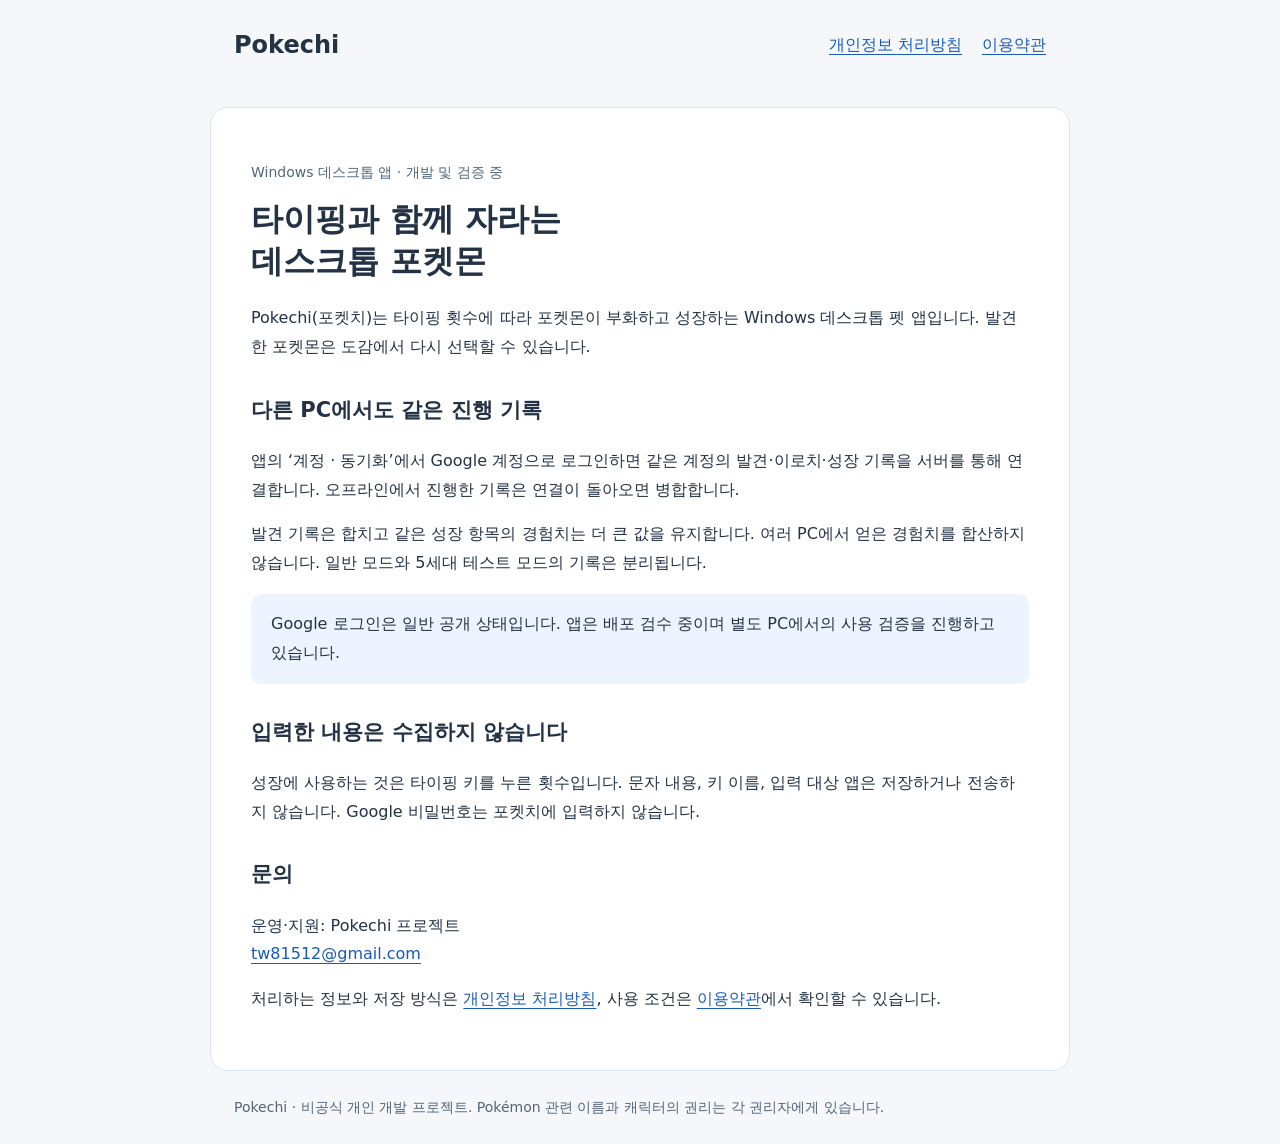
<file: index.html>
<!doctype html><html lang="ko"><head><meta charset="utf-8"><meta name="viewport" content="width=device-width, initial-scale=1"><title>Pokechi — 데스크톱 포켓몬 성장 기록</title><meta name="description" content="Pokechi 데스크톱 앱과 Google 로그인 기반 포켓몬 진행 동기화 안내"><link rel="stylesheet" href="style.css"></head><body><header><a href="./">Pokechi</a><nav aria-label="주요 메뉴"><a href="privacy.html">개인정보 처리방침</a><a href="terms.html">이용약관</a></nav></header><main><p class="tag">Windows 데스크톱 앱 · 개발 및 검증 중</p><h1>타이핑과 함께 자라는<br>데스크톱 포켓몬</h1><p>Pokechi(포켓치)는 타이핑 횟수에 따라 포켓몬이 부화하고 성장하는 Windows 데스크톱 펫 앱입니다. 발견한 포켓몬은 도감에서 다시 선택할 수 있습니다.</p><h2>다른 PC에서도 같은 진행 기록</h2><p>앱의 ‘계정 · 동기화’에서 Google 계정으로 로그인하면 같은 계정의 발견·이로치·성장 기록을 서버를 통해 연결합니다. 오프라인에서 진행한 기록은 연결이 돌아오면 병합합니다.</p><p>발견 기록은 합치고 같은 성장 항목의 경험치는 더 큰 값을 유지합니다. 여러 PC에서 얻은 경험치를 합산하지 않습니다. 일반 모드와 5세대 테스트 모드의 기록은 분리됩니다.</p><div class="notice">Google 로그인은 일반 공개 상태입니다. 앱은 배포 검수 중이며 별도 PC에서의 사용 검증을 진행하고 있습니다.</div><h2>입력한 내용은 수집하지 않습니다</h2><p>성장에 사용하는 것은 타이핑 키를 누른 횟수입니다. 문자 내용, 키 이름, 입력 대상 앱은 저장하거나 전송하지 않습니다. Google 비밀번호는 포켓치에 입력하지 않습니다.</p><h2>문의</h2><p>운영·지원: Pokechi 프로젝트<br><a href="mailto:tw81512@gmail.com">tw81512@gmail.com</a></p><p>처리하는 정보와 저장 방식은 <a href="privacy.html">개인정보 처리방침</a>, 사용 조건은 <a href="terms.html">이용약관</a>에서 확인할 수 있습니다.</p></main><footer>Pokechi · 비공식 개인 개발 프로젝트. Pokémon 관련 이름과 캐릭터의 권리는 각 권리자에게 있습니다.</footer></body></html>
</file>
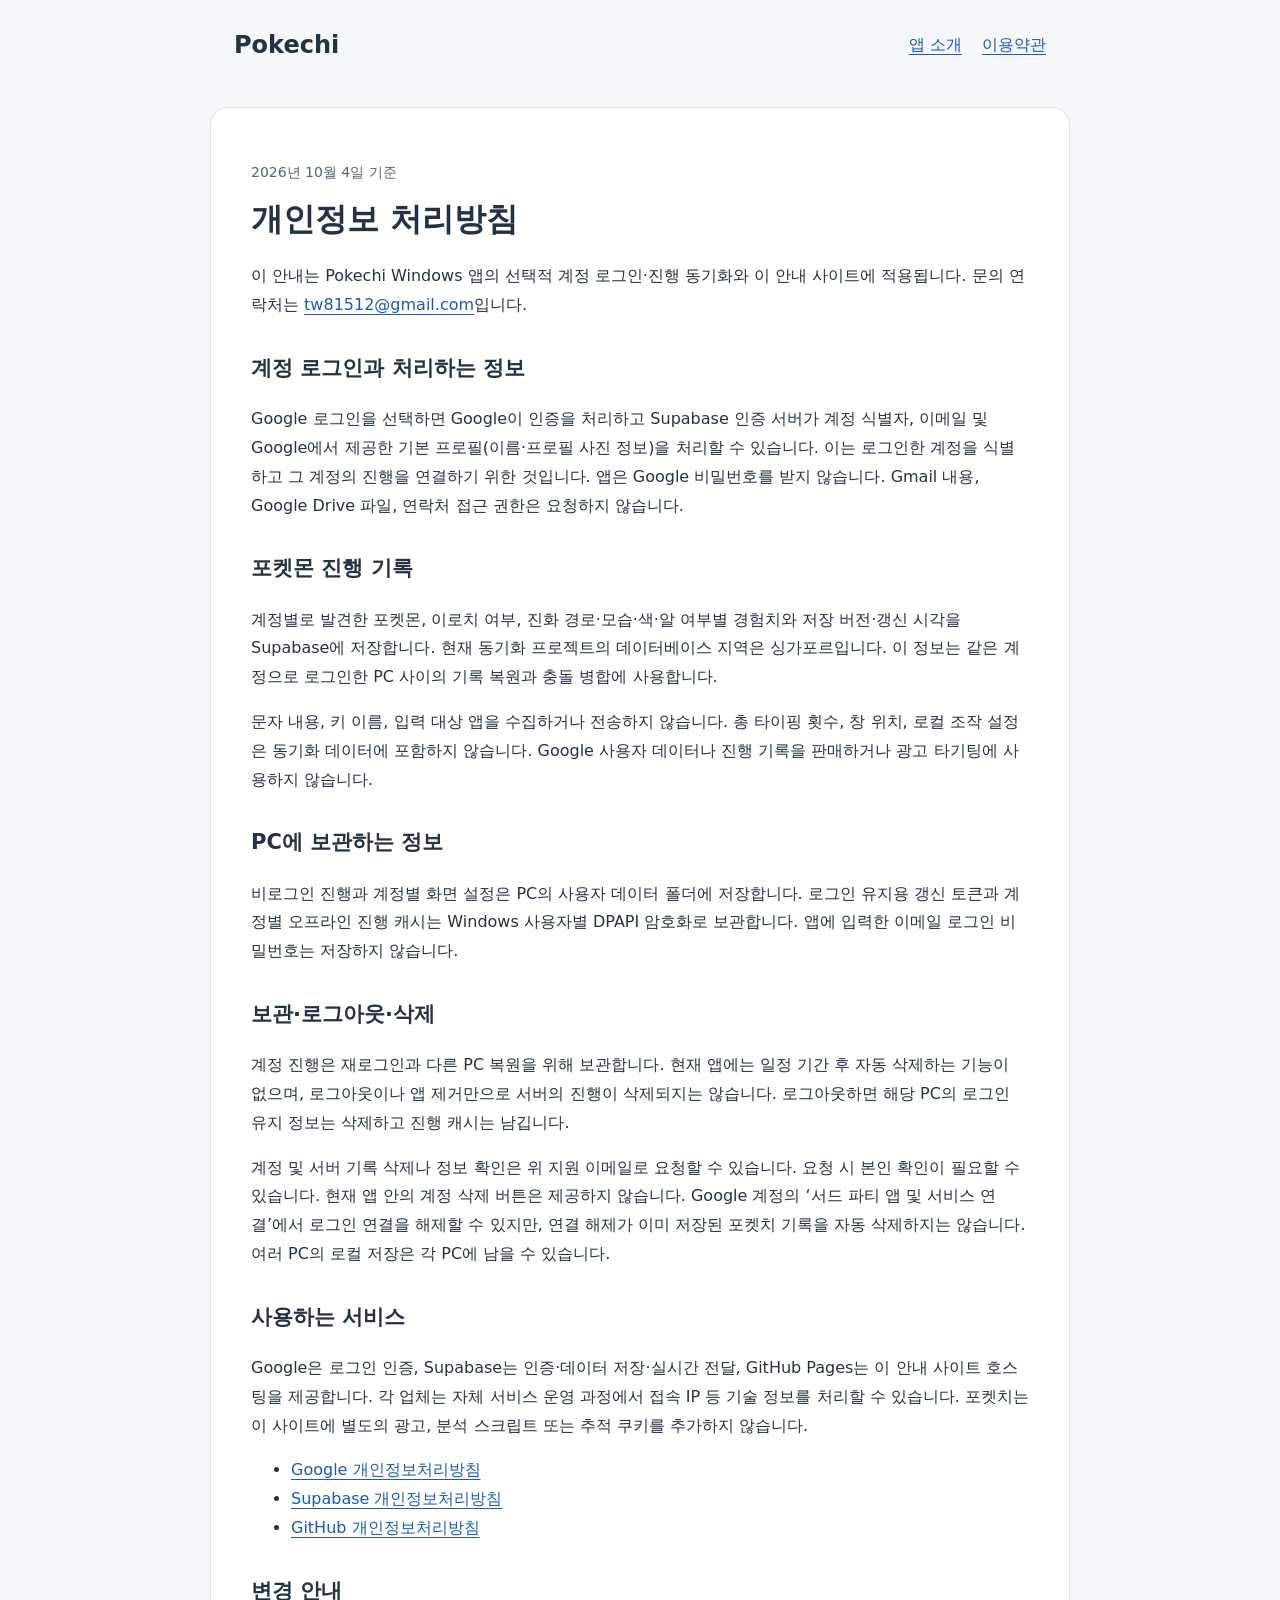
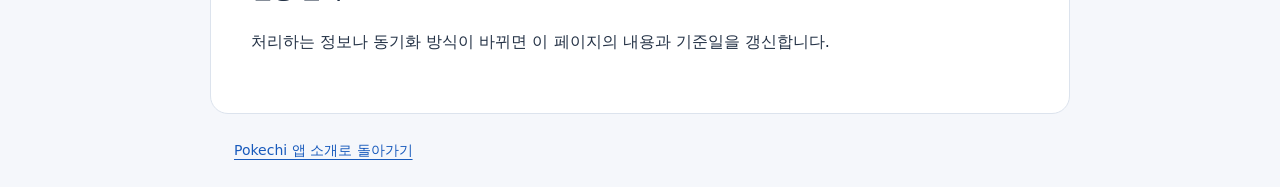
<file: privacy.html>
<!doctype html><html lang="ko"><head><meta charset="utf-8"><meta name="viewport" content="width=device-width, initial-scale=1"><title>개인정보 처리방침 — Pokechi</title><link rel="stylesheet" href="style.css"></head><body><header><a href="./">Pokechi</a><nav aria-label="주요 메뉴"><a href="./">앱 소개</a><a href="terms.html">이용약관</a></nav></header><main><p class="tag">2026년 10월 4일 기준</p><h1>개인정보 처리방침</h1><p>이 안내는 Pokechi Windows 앱의 선택적 계정 로그인·진행 동기화와 이 안내 사이트에 적용됩니다. 문의 연락처는 <a href="mailto:tw81512@gmail.com">tw81512@gmail.com</a>입니다.</p><h2>계정 로그인과 처리하는 정보</h2><p>Google 로그인을 선택하면 Google이 인증을 처리하고 Supabase 인증 서버가 계정 식별자, 이메일 및 Google에서 제공한 기본 프로필(이름·프로필 사진 정보)을 처리할 수 있습니다. 이는 로그인한 계정을 식별하고 그 계정의 진행을 연결하기 위한 것입니다. 앱은 Google 비밀번호를 받지 않습니다. Gmail 내용, Google Drive 파일, 연락처 접근 권한은 요청하지 않습니다.</p><h2>포켓몬 진행 기록</h2><p>계정별로 발견한 포켓몬, 이로치 여부, 진화 경로·모습·색·알 여부별 경험치와 저장 버전·갱신 시각을 Supabase에 저장합니다. 현재 동기화 프로젝트의 데이터베이스 지역은 싱가포르입니다. 이 정보는 같은 계정으로 로그인한 PC 사이의 기록 복원과 충돌 병합에 사용합니다.</p><p>문자 내용, 키 이름, 입력 대상 앱을 수집하거나 전송하지 않습니다. 총 타이핑 횟수, 창 위치, 로컬 조작 설정은 동기화 데이터에 포함하지 않습니다. Google 사용자 데이터나 진행 기록을 판매하거나 광고 타기팅에 사용하지 않습니다.</p><h2>PC에 보관하는 정보</h2><p>비로그인 진행과 계정별 화면 설정은 PC의 사용자 데이터 폴더에 저장합니다. 로그인 유지용 갱신 토큰과 계정별 오프라인 진행 캐시는 Windows 사용자별 DPAPI 암호화로 보관합니다. 앱에 입력한 이메일 로그인 비밀번호는 저장하지 않습니다.</p><h2>보관·로그아웃·삭제</h2><p>계정 진행은 재로그인과 다른 PC 복원을 위해 보관합니다. 현재 앱에는 일정 기간 후 자동 삭제하는 기능이 없으며, 로그아웃이나 앱 제거만으로 서버의 진행이 삭제되지는 않습니다. 로그아웃하면 해당 PC의 로그인 유지 정보는 삭제하고 진행 캐시는 남깁니다.</p><p>계정 및 서버 기록 삭제나 정보 확인은 위 지원 이메일로 요청할 수 있습니다. 요청 시 본인 확인이 필요할 수 있습니다. 현재 앱 안의 계정 삭제 버튼은 제공하지 않습니다. Google 계정의 ‘서드 파티 앱 및 서비스 연결’에서 로그인 연결을 해제할 수 있지만, 연결 해제가 이미 저장된 포켓치 기록을 자동 삭제하지는 않습니다. 여러 PC의 로컬 저장은 각 PC에 남을 수 있습니다.</p><h2>사용하는 서비스</h2><p>Google은 로그인 인증, Supabase는 인증·데이터 저장·실시간 전달, GitHub Pages는 이 안내 사이트 호스팅을 제공합니다. 각 업체는 자체 서비스 운영 과정에서 접속 IP 등 기술 정보를 처리할 수 있습니다. 포켓치는 이 사이트에 별도의 광고, 분석 스크립트 또는 추적 쿠키를 추가하지 않습니다.</p><ul><li><a href="https://policies.google.com/privacy">Google 개인정보처리방침</a></li><li><a href="https://supabase.com/privacy">Supabase 개인정보처리방침</a></li><li><a href="https://docs.github.com/en/site-policy/privacy-policies/github-general-privacy-statement">GitHub 개인정보처리방침</a></li></ul><h2>변경 안내</h2><p>처리하는 정보나 동기화 방식이 바뀌면 이 페이지의 내용과 기준일을 갱신합니다.</p></main><footer><a href="./">Pokechi 앱 소개로 돌아가기</a></footer></body></html>
</file>
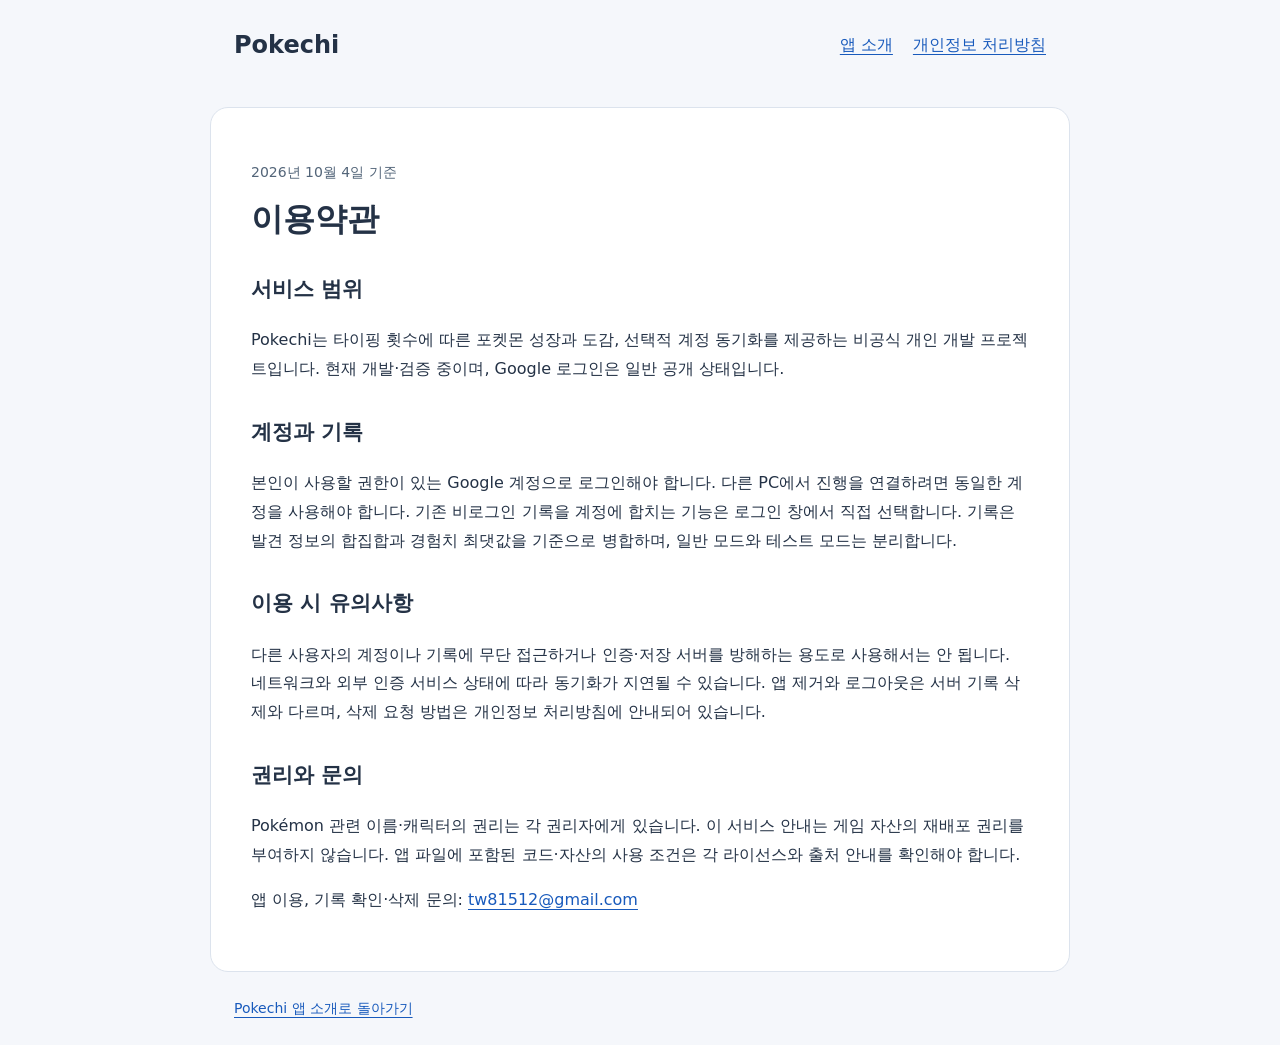
<file: terms.html>
<!doctype html><html lang="ko"><head><meta charset="utf-8"><meta name="viewport" content="width=device-width, initial-scale=1"><title>이용약관 — Pokechi</title><link rel="stylesheet" href="style.css"></head><body><header><a href="./">Pokechi</a><nav aria-label="주요 메뉴"><a href="./">앱 소개</a><a href="privacy.html">개인정보 처리방침</a></nav></header><main><p class="tag">2026년 10월 4일 기준</p><h1>이용약관</h1><h2>서비스 범위</h2><p>Pokechi는 타이핑 횟수에 따른 포켓몬 성장과 도감, 선택적 계정 동기화를 제공하는 비공식 개인 개발 프로젝트입니다. 현재 개발·검증 중이며, Google 로그인은 일반 공개 상태입니다.</p><h2>계정과 기록</h2><p>본인이 사용할 권한이 있는 Google 계정으로 로그인해야 합니다. 다른 PC에서 진행을 연결하려면 동일한 계정을 사용해야 합니다. 기존 비로그인 기록을 계정에 합치는 기능은 로그인 창에서 직접 선택합니다. 기록은 발견 정보의 합집합과 경험치 최댓값을 기준으로 병합하며, 일반 모드와 테스트 모드는 분리합니다.</p><h2>이용 시 유의사항</h2><p>다른 사용자의 계정이나 기록에 무단 접근하거나 인증·저장 서버를 방해하는 용도로 사용해서는 안 됩니다. 네트워크와 외부 인증 서비스 상태에 따라 동기화가 지연될 수 있습니다. 앱 제거와 로그아웃은 서버 기록 삭제와 다르며, 삭제 요청 방법은 개인정보 처리방침에 안내되어 있습니다.</p><h2>권리와 문의</h2><p>Pokémon 관련 이름·캐릭터의 권리는 각 권리자에게 있습니다. 이 서비스 안내는 게임 자산의 재배포 권리를 부여하지 않습니다. 앱 파일에 포함된 코드·자산의 사용 조건은 각 라이선스와 출처 안내를 확인해야 합니다.</p><p>앱 이용, 기록 확인·삭제 문의: <a href="mailto:tw81512@gmail.com">tw81512@gmail.com</a></p></main><footer><a href="./">Pokechi 앱 소개로 돌아가기</a></footer></body></html>
</file>
<file: style.css>
:root{font-family:system-ui,"Malgun Gothic",sans-serif;color:#243246;background:#f5f7fb;line-height:1.8}*{box-sizing:border-box}body{margin:0}header,main,footer{max-width:860px;margin:auto;padding:24px}header{display:flex;justify-content:space-between;align-items:center;gap:20px;flex-wrap:wrap}a{color:#185abc;text-underline-offset:4px}header>a{font-size:24px;font-weight:750;text-decoration:none;color:#243246}nav{display:flex;gap:20px;flex-wrap:wrap}main{background:white;border:1px solid #dce3ed;border-radius:18px;padding:40px;margin-top:16px}h1{font-size:32px;line-height:1.3;margin-top:0}h2{font-size:21px;margin-top:30px}p,ul{margin-top:12px}.tag{font-size:14px;color:#536579}.notice{padding:16px 20px;background:#edf4ff;border-radius:10px}footer{font-size:14px;color:#536579}@media(max-width:600px){main{margin:0 12px;padding:24px}h1{font-size:27px}header,footer{padding:20px}nav{gap:14px}}
</file>
